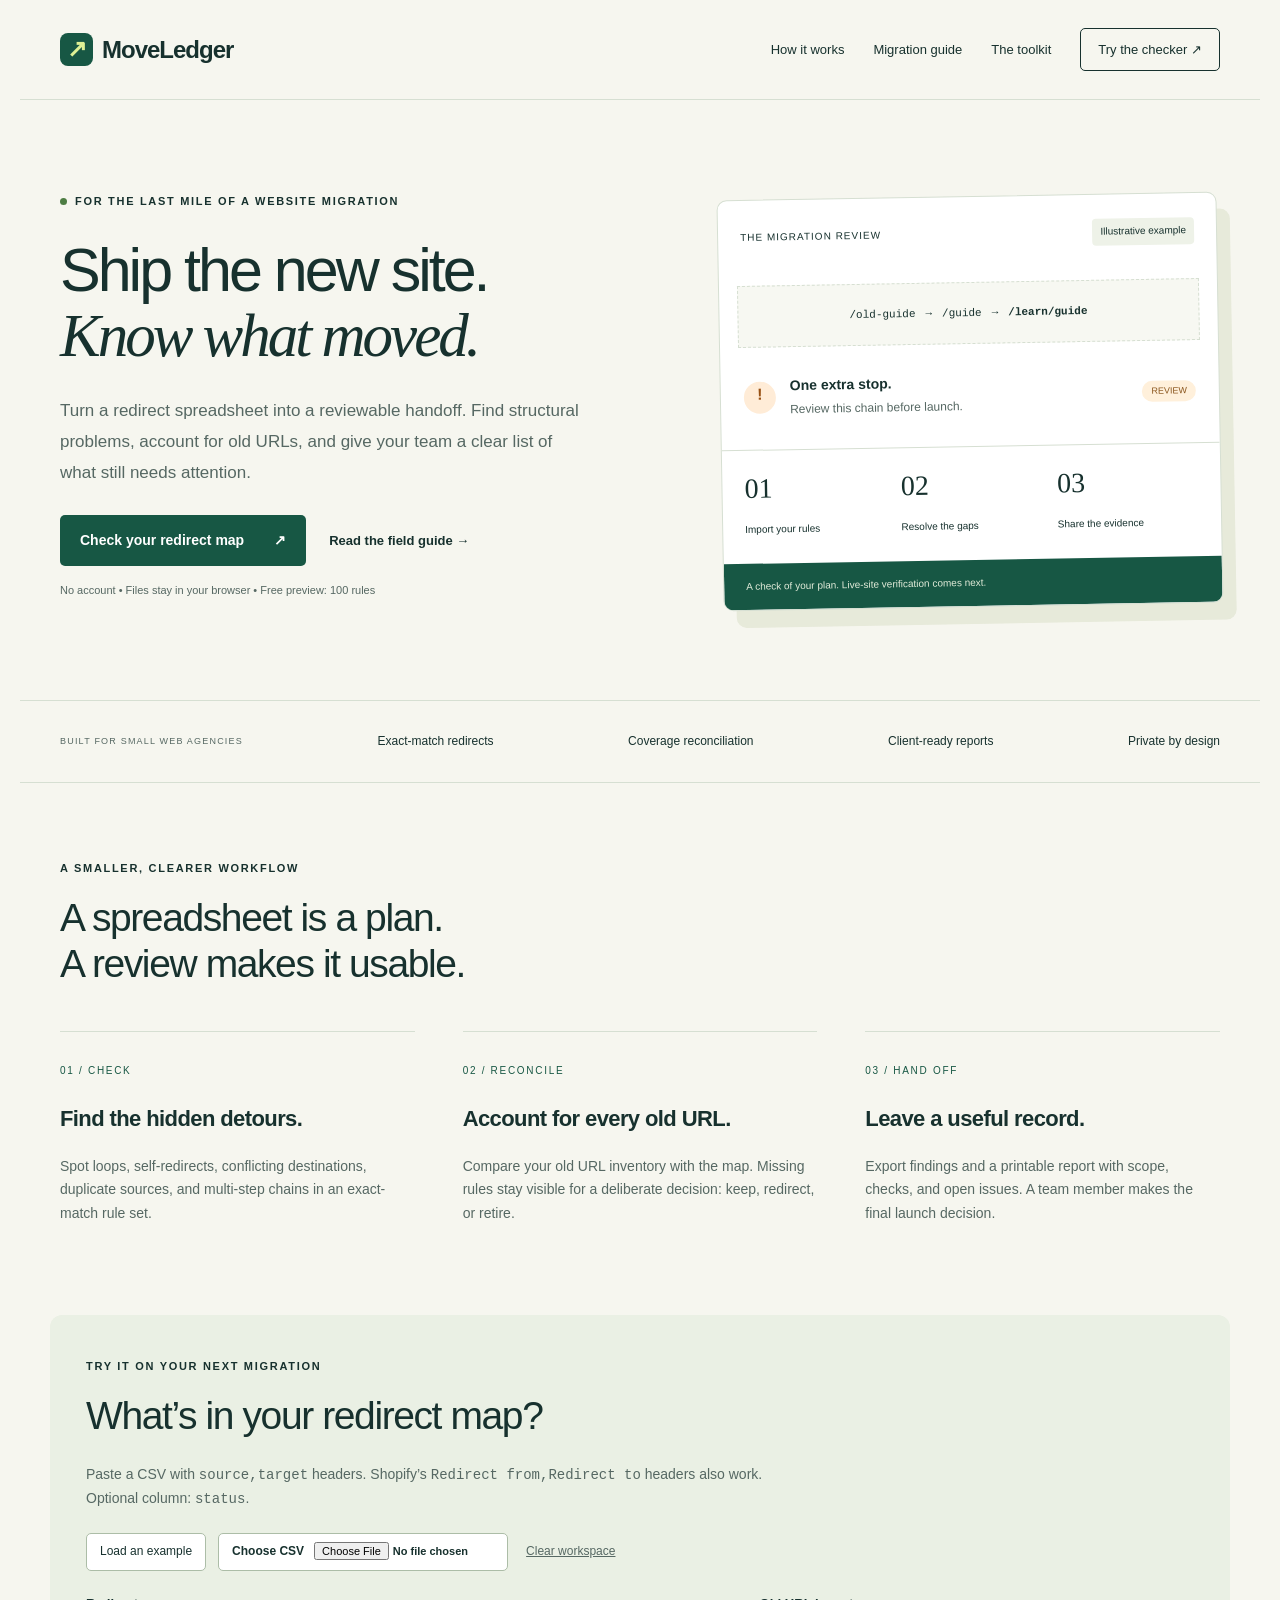
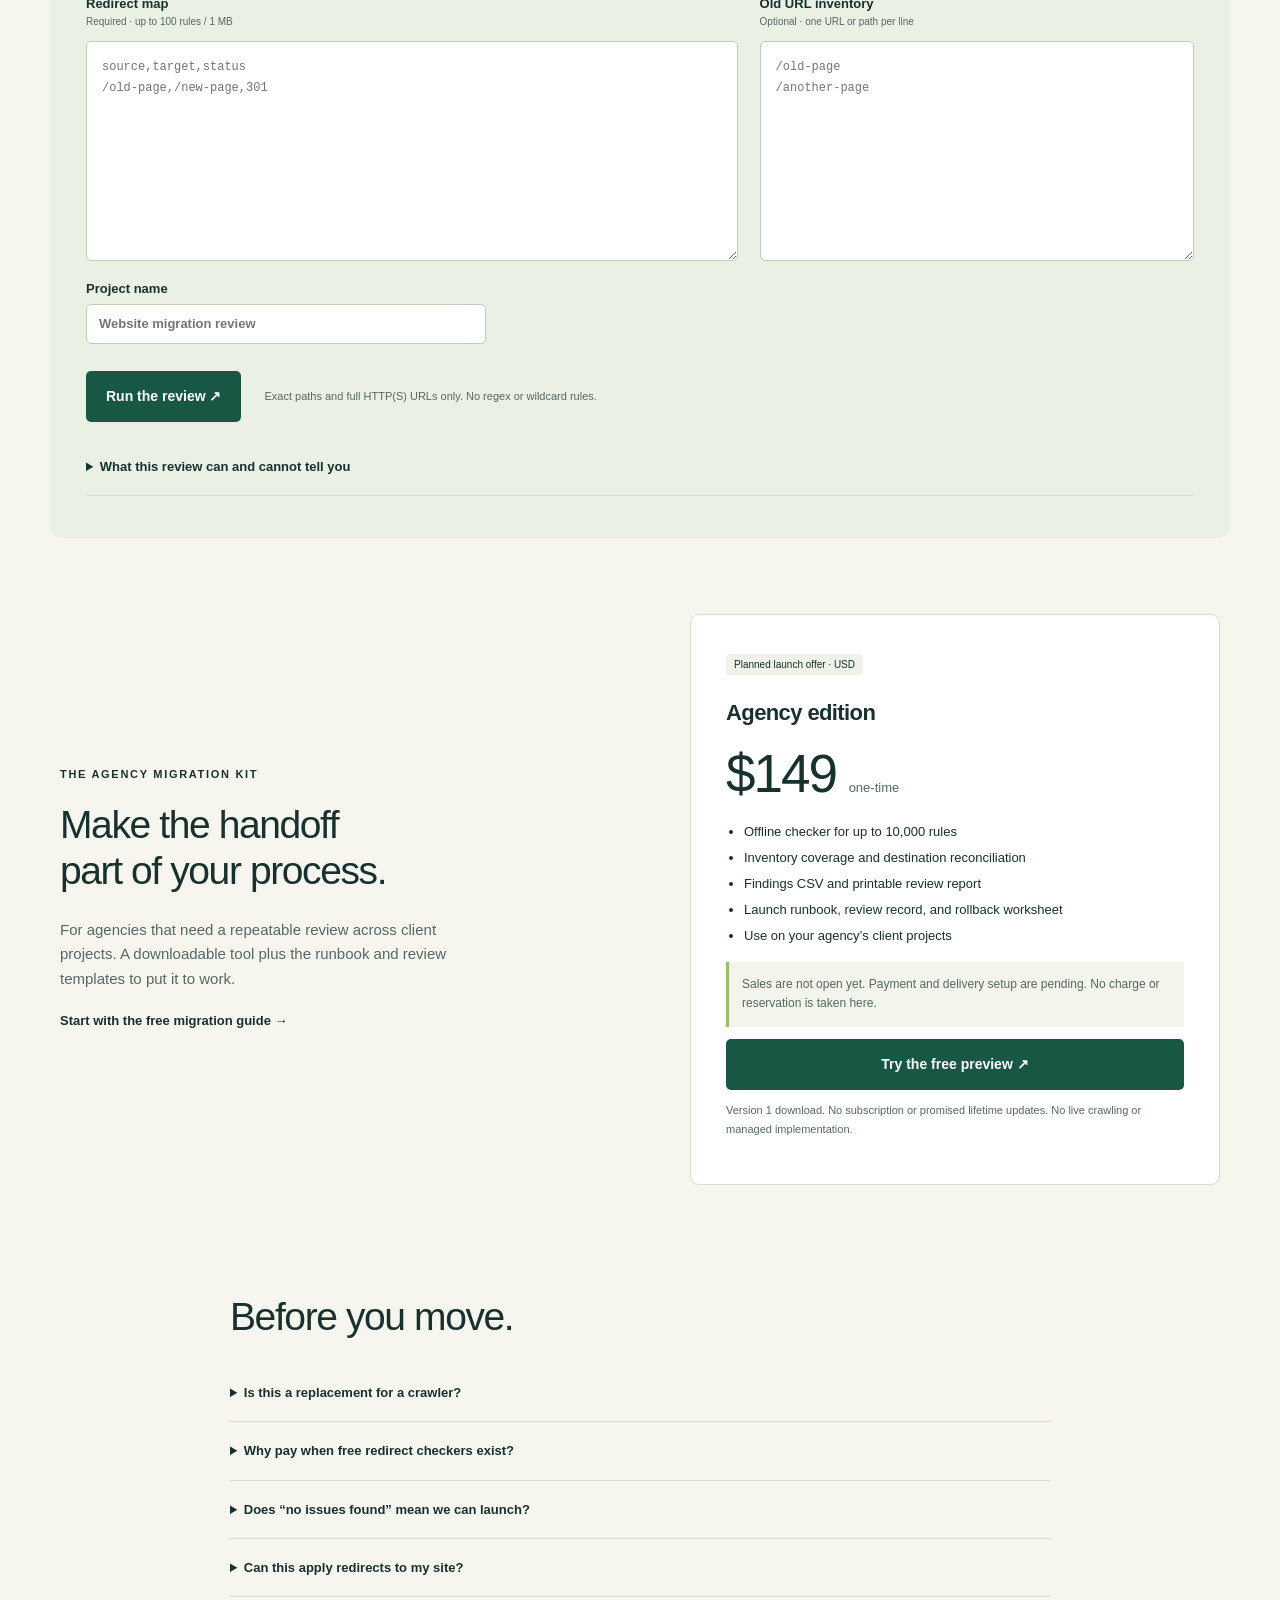
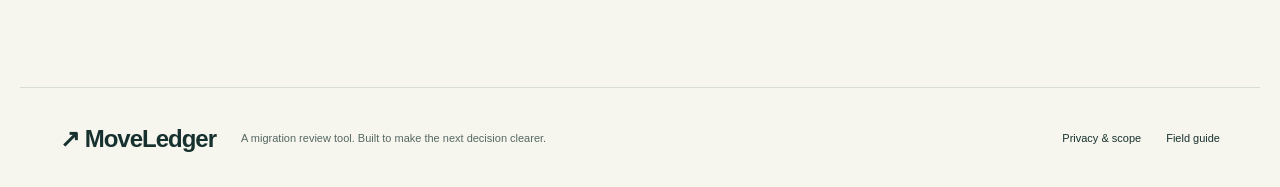
<file: index.html>
<!doctype html>
<html lang="en"><head><meta charset="utf-8"><meta name="viewport" content="width=device-width,initial-scale=1"><title>MoveLedger — a clearer handoff for website migrations</title><meta name="description" content="Check a redirect map, reconcile your URL inventory, and prepare a migration review report. Private, browser-based tools for small web agencies."><link rel="stylesheet" href="style.css"><script src="core.js" defer></script><script src="app.js" defer></script></head>
<body><header><a class="brand" href="./"><span class="mark">↗</span> MoveLedger</a><nav><a href="#workflow">How it works</a><a href="guide.html">Migration guide</a><a href="#pricing">The toolkit</a><a class="navcta" href="#workspace">Try the checker ↗</a></nav></header>
<main><section class="hero"><div><div class="eyebrow"><span class="dot"></span> FOR THE LAST MILE OF A WEBSITE MIGRATION</div><h1>Ship the new site.<br><em>Know what moved.</em></h1><p class="lede">Turn a redirect spreadsheet into a reviewable handoff. Find structural problems, account for old URLs, and give your team a clear list of what still needs attention.</p><div class="actions"><a class="button" href="#workspace">Check your redirect map <span>↗</span></a><a class="textlink" href="guide.html">Read the field guide →</a></div><p class="small">No account • Files stay in your browser • Free preview: 100 rules</p></div><div class="hero-card"><div class="card-top"><span>THE MIGRATION REVIEW</span><span class="tag">Illustrative example</span></div><div class="route"><span>/old-guide</span><span>→</span><span>/guide</span><span>→</span><strong>/learn/guide</strong></div><div class="issue"><span class="issue-icon">!</span><div><strong>One extra stop.</strong><p>Review this chain before launch.</p></div><span class="pill">REVIEW</span></div><div class="mini-grid"><div><strong>01</strong><span>Import your rules</span></div><div><strong>02</strong><span>Resolve the gaps</span></div><div><strong>03</strong><span>Share the evidence</span></div></div><div class="card-foot">A check of your plan. Live-site verification comes next.</div></div></section>
<section class="strip"><p>BUILT FOR SMALL WEB AGENCIES</p><span>Exact-match redirects</span><span>Coverage reconciliation</span><span>Client-ready reports</span><span>Private by design</span></section>
<section id="workflow"><div class="sectionhead"><div class="eyebrow">A SMALLER, CLEARER WORKFLOW</div><h2>A spreadsheet is a plan.<br>A review makes it usable.</h2></div><div class="features"><article><span class="number">01 / CHECK</span><h3>Find the hidden detours.</h3><p>Spot loops, self-redirects, conflicting destinations, duplicate sources, and multi-step chains in an exact-match rule set.</p></article><article><span class="number">02 / RECONCILE</span><h3>Account for every old URL.</h3><p>Compare your old URL inventory with the map. Missing rules stay visible for a deliberate decision: keep, redirect, or retire.</p></article><article><span class="number">03 / HAND OFF</span><h3>Leave a useful record.</h3><p>Export findings and a printable report with scope, checks, and open issues. A team member makes the final launch decision.</p></article></div></section>
<section id="workspace" class="workspace"><div class="sectionhead"><div class="eyebrow">TRY IT ON YOUR NEXT MIGRATION</div><h2>What’s in your redirect map?</h2><p>Paste a CSV with <code>source,target</code> headers. Shopify’s <code>Redirect from,Redirect to</code> headers also work. Optional column: <code>status</code>.</p></div><div class="toolbar"><button class="secondary" id="example">Load an example</button><label class="filebutton">Choose CSV<input id="file" type="file" accept=".csv,text/csv"></label><button class="quiet" id="clear">Clear workspace</button></div><div class="inputgrid"><label>Redirect map <span>Required · up to 100 rules / 1 MB</span><textarea id="csv" spellcheck="false" placeholder="source,target,status&#10;/old-page,/new-page,301"></textarea></label><label>Old URL inventory <span>Optional · one URL or path per line</span><textarea id="inventory" spellcheck="false" placeholder="/old-page&#10;/another-page"></textarea></label></div><label class="projectlabel">Project name <input id="project" maxlength="100" placeholder="Website migration review"></label><div class="actions"><button id="analyze" class="button">Run the review ↗</button><span class="small">Exact paths and full HTTP(S) URLs only. No regex or wildcard rules.</span></div><p id="message" role="status" aria-live="polite"></p><div id="results" hidden><div id="stats" class="stats"></div><div class="toolbar"><button id="export" class="secondary">Download findings CSV</button><button id="report" class="secondary">Download review report</button></div><div class="tablewrap"><table><thead><tr><th>Severity</th><th>Check</th><th>Source</th><th>What to review</th></tr></thead><tbody id="findings"></tbody></table></div></div><details><summary>What this review can and cannot tell you</summary><p>This tool checks the structure of your supplied rule set. It does not fetch URLs, inspect HTTP responses, assess content relevance, execute platform rules, or guarantee search rankings. Paths are case-sensitive; trailing slashes, query strings, and URL origins stay distinct. A full URL and a relative path are different keys. Fragments, credentials, wildcards, whitespace, and regex rules are rejected. Missing inventory entries may be intentionally unchanged or retired: review each one. If conflicting destinations make a chain ambiguous, the tool stops rather than choosing a rule.</p><p>No files or project data are uploaded or saved by this application. Reloading clears your work. Your hosting provider may retain ordinary access logs.</p></details></section>
<section id="pricing" class="pricing"><div><div class="eyebrow">THE AGENCY MIGRATION KIT</div><h2>Make the handoff<br>part of your process.</h2><p>For agencies that need a repeatable review across client projects. A downloadable tool plus the runbook and review templates to put it to work.</p><a class="textlink" href="guide.html">Start with the free migration guide →</a></div><article class="pricecard"><span class="tag">Planned launch offer · USD</span><h3>Agency edition</h3><div class="price">$149 <span>one-time</span></div><ul><li>Offline checker for up to 10,000 rules</li><li>Inventory coverage and destination reconciliation</li><li>Findings CSV and printable review report</li><li>Launch runbook, review record, and rollback worksheet</li><li>Use on your agency’s client projects</li></ul><p class="availability">Sales are not open yet. Payment and delivery setup are pending. No charge or reservation is taken here.</p><a class="button" href="#workspace">Try the free preview ↗</a><p class="small">Version 1 download. No subscription or promised lifetime updates. No live crawling or managed implementation.</p></article></section>
<section class="faq"><h2>Before you move.</h2><details><summary>Is this a replacement for a crawler?</summary><p>No. Use your crawler to collect URLs and test the deployed site. MoveLedger reviews the redirect plan and the inventory you provide, before and alongside those checks.</p></details><details><summary>Why pay when free redirect checkers exist?</summary><p>For basic loop detection, a free checker may be enough. The planned kit combines a larger offline workspace, inventory reconciliation, and reusable handoff documents. Try the free preview before deciding whether that workflow is useful.</p></details><details><summary>Does “no issues found” mean we can launch?</summary><p>No. It only means the supported structural checks found no issues in your input. Check destination responses, content relevance, canonical tags, indexing rules, internal links, analytics, and rollback readiness separately.</p></details><details><summary>Can this apply redirects to my site?</summary><p>No. It produces review evidence, not server configuration. Your developer applies reviewed rules using your platform and tests the results.</p></details></section></main><footer><a class="brand" href="./">↗ MoveLedger</a><p>A migration review tool. Built to make the next decision clearer.</p><a href="privacy.html">Privacy & scope</a><a href="guide.html">Field guide</a></footer></body></html>
</file>
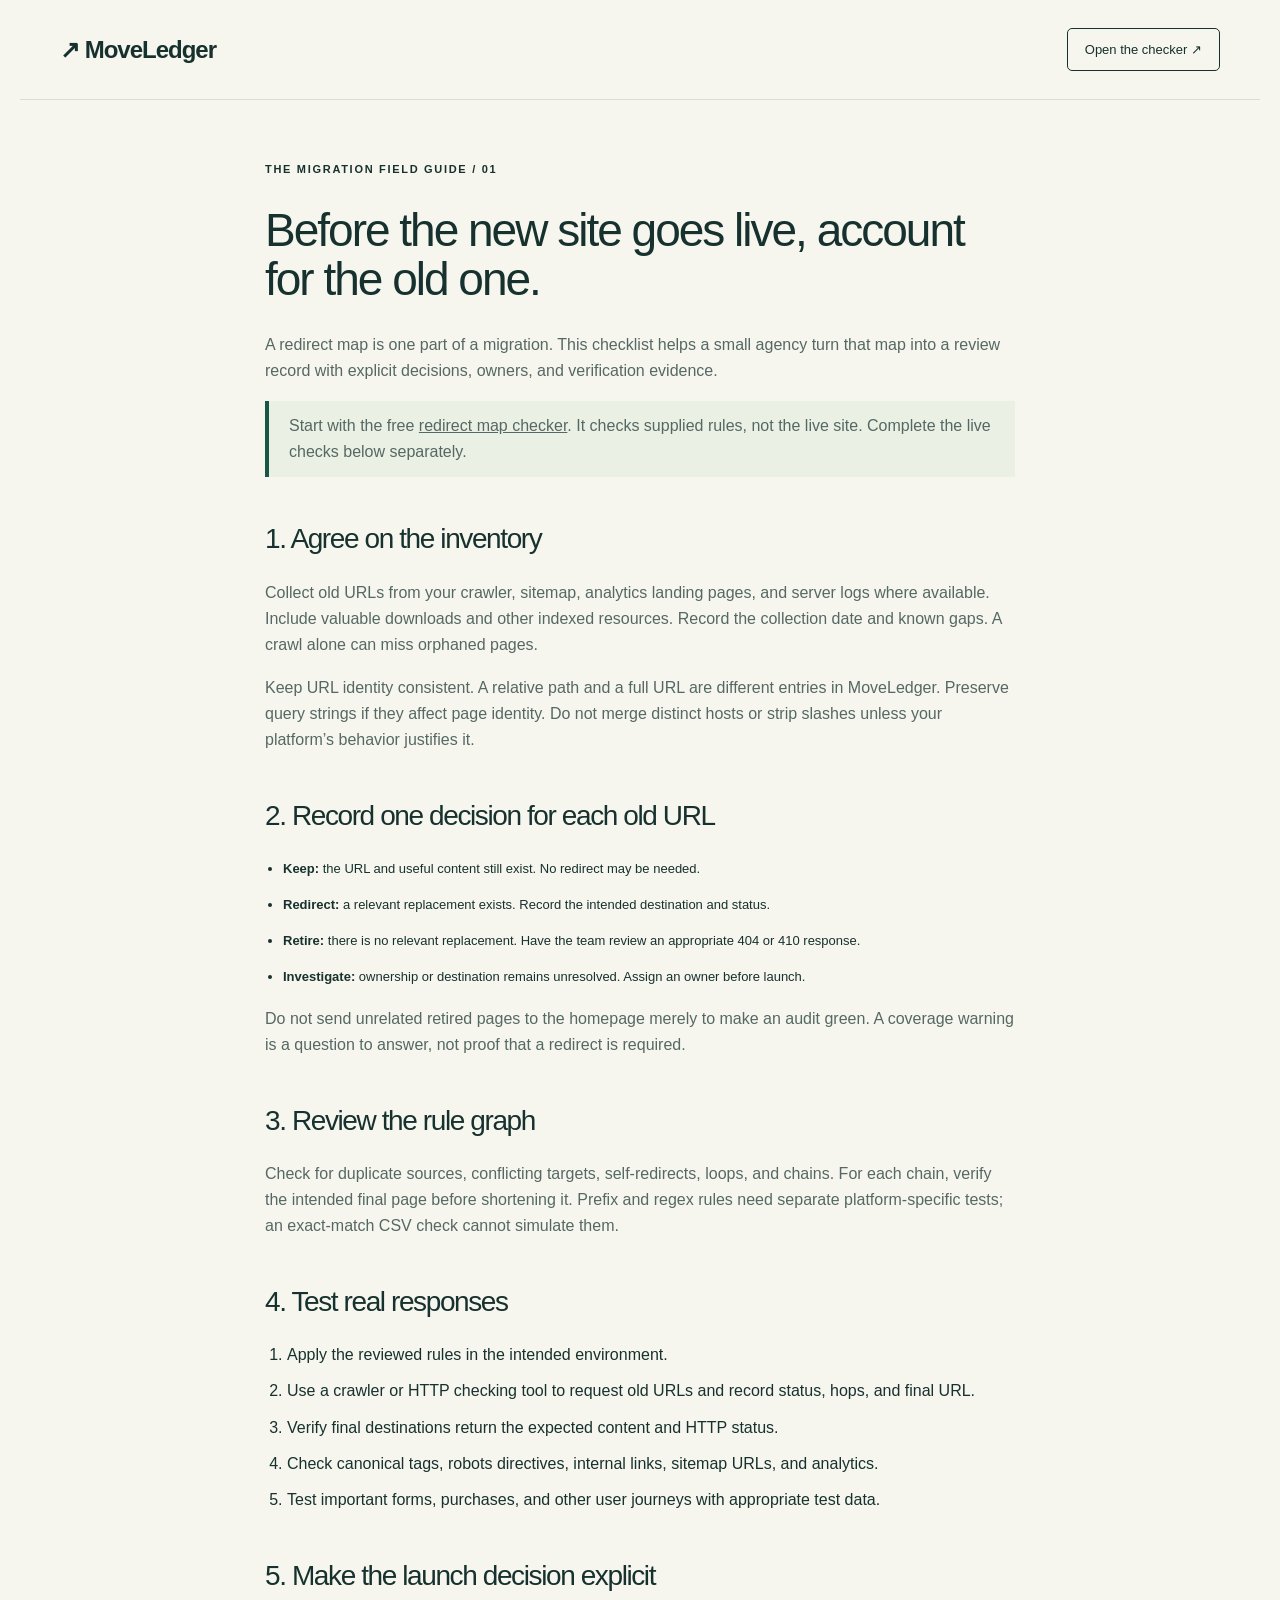
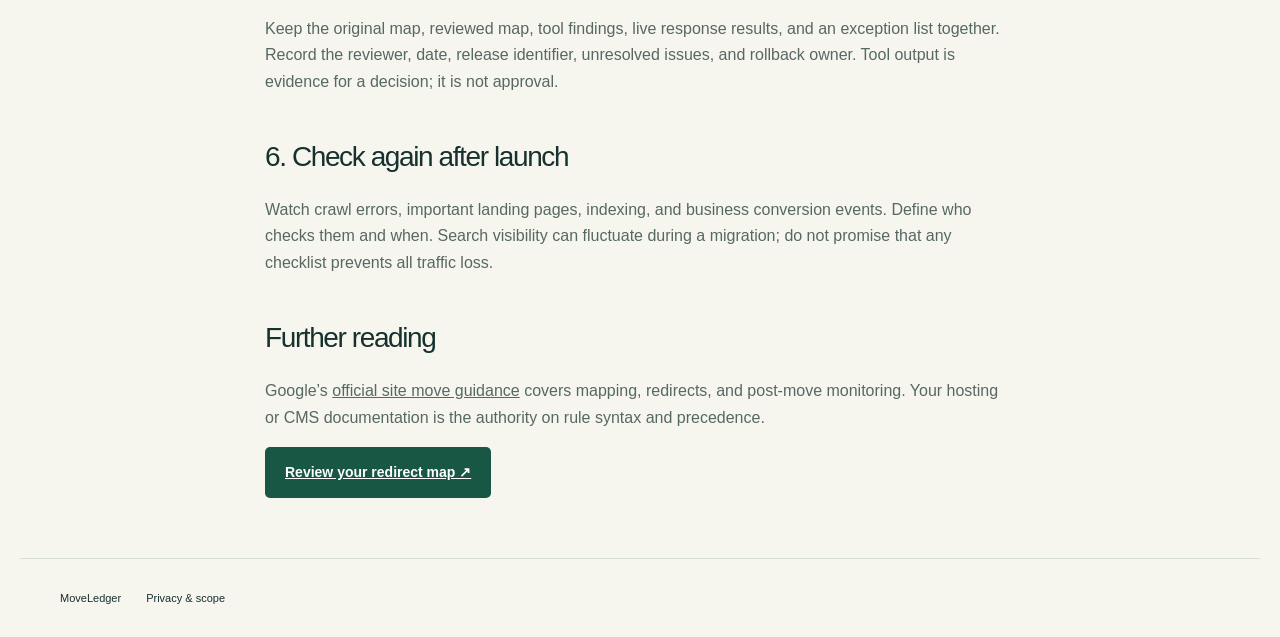
<file: guide.html>
<!doctype html><html lang="en"><head><meta charset="utf-8"><meta name="viewport" content="width=device-width,initial-scale=1"><title>Redirect migration review checklist for web agencies — MoveLedger</title><meta name="description" content="A practical redirect migration review: reconcile URL coverage, check loops and chains, verify production responses, and record your handoff."><link rel="stylesheet" href="style.css"></head><body><header><a class="brand" href="./">↗ MoveLedger</a><nav><a href="./#workspace" class="navcta">Open the checker ↗</a></nav></header><main class="prose"><div class="eyebrow">THE MIGRATION FIELD GUIDE / 01</div><h1>Before the new site goes live, account for the old one.</h1><p>A redirect map is one part of a migration. This checklist helps a small agency turn that map into a review record with explicit decisions, owners, and verification evidence.</p><p class="note">Start with the free <a href="./#workspace">redirect map checker</a>. It checks supplied rules, not the live site. Complete the live checks below separately.</p><h2>1. Agree on the inventory</h2><p>Collect old URLs from your crawler, sitemap, analytics landing pages, and server logs where available. Include valuable downloads and other indexed resources. Record the collection date and known gaps. A crawl alone can miss orphaned pages.</p><p>Keep URL identity consistent. A relative path and a full URL are different entries in MoveLedger. Preserve query strings if they affect page identity. Do not merge distinct hosts or strip slashes unless your platform’s behavior justifies it.</p><h2>2. Record one decision for each old URL</h2><ul><li><strong>Keep:</strong> the URL and useful content still exist. No redirect may be needed.</li><li><strong>Redirect:</strong> a relevant replacement exists. Record the intended destination and status.</li><li><strong>Retire:</strong> there is no relevant replacement. Have the team review an appropriate 404 or 410 response.</li><li><strong>Investigate:</strong> ownership or destination remains unresolved. Assign an owner before launch.</li></ul><p>Do not send unrelated retired pages to the homepage merely to make an audit green. A coverage warning is a question to answer, not proof that a redirect is required.</p><h2>3. Review the rule graph</h2><p>Check for duplicate sources, conflicting targets, self-redirects, loops, and chains. For each chain, verify the intended final page before shortening it. Prefix and regex rules need separate platform-specific tests; an exact-match CSV check cannot simulate them.</p><h2>4. Test real responses</h2><ol><li>Apply the reviewed rules in the intended environment.</li><li>Use a crawler or HTTP checking tool to request old URLs and record status, hops, and final URL.</li><li>Verify final destinations return the expected content and HTTP status.</li><li>Check canonical tags, robots directives, internal links, sitemap URLs, and analytics.</li><li>Test important forms, purchases, and other user journeys with appropriate test data.</li></ol><h2>5. Make the launch decision explicit</h2><p>Keep the original map, reviewed map, tool findings, live response results, and an exception list together. Record the reviewer, date, release identifier, unresolved issues, and rollback owner. Tool output is evidence for a decision; it is not approval.</p><h2>6. Check again after launch</h2><p>Watch crawl errors, important landing pages, indexing, and business conversion events. Define who checks them and when. Search visibility can fluctuate during a migration; do not promise that any checklist prevents all traffic loss.</p><h2>Further reading</h2><p>Google’s <a href="https://developers.google.com/search/docs/crawling-indexing/site-move-with-url-changes">official site move guidance</a> covers mapping, redirects, and post-move monitoring. Your hosting or CMS documentation is the authority on rule syntax and precedence.</p><a class="button" href="./#workspace">Review your redirect map ↗</a></main><footer><a href="./">MoveLedger</a><a href="privacy.html">Privacy & scope</a></footer></body></html>
</file>
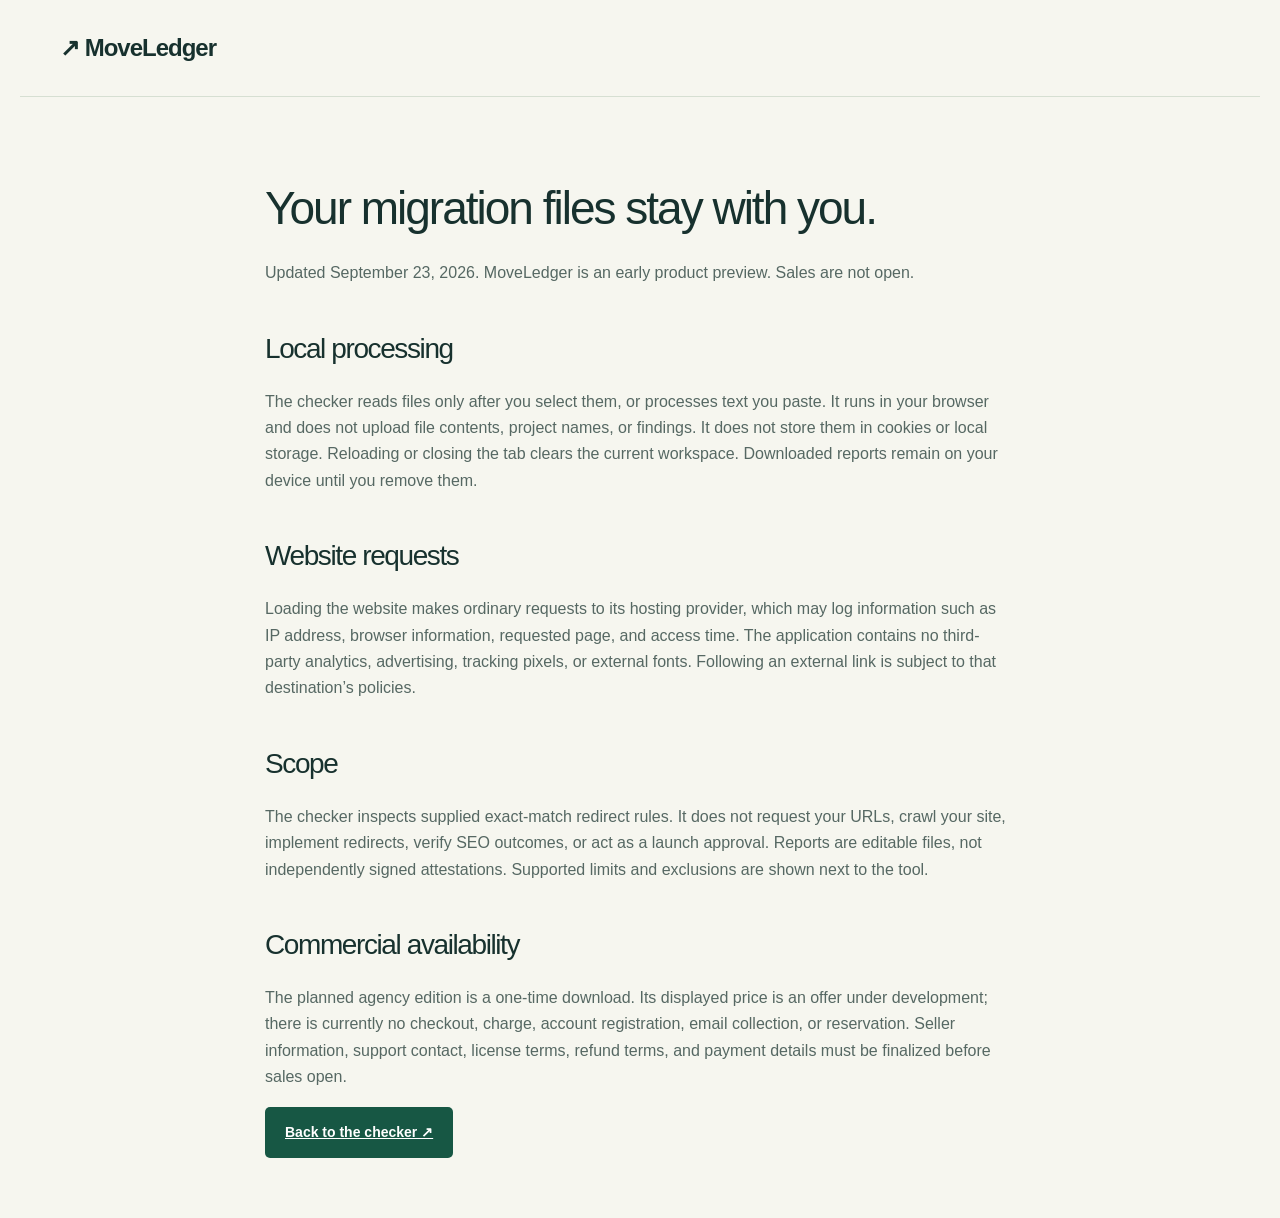
<file: privacy.html>
<!doctype html><html lang="en"><head><meta charset="utf-8"><meta name="viewport" content="width=device-width,initial-scale=1"><title>Privacy and product scope — MoveLedger</title><link rel="stylesheet" href="style.css"></head><body><header><a class="brand" href="./">↗ MoveLedger</a></header><main class="prose"><h1>Your migration files stay with you.</h1><p>Updated September 23, 2026. MoveLedger is an early product preview. Sales are not open.</p><h2>Local processing</h2><p>The checker reads files only after you select them, or processes text you paste. It runs in your browser and does not upload file contents, project names, or findings. It does not store them in cookies or local storage. Reloading or closing the tab clears the current workspace. Downloaded reports remain on your device until you remove them.</p><h2>Website requests</h2><p>Loading the website makes ordinary requests to its hosting provider, which may log information such as IP address, browser information, requested page, and access time. The application contains no third-party analytics, advertising, tracking pixels, or external fonts. Following an external link is subject to that destination’s policies.</p><h2>Scope</h2><p>The checker inspects supplied exact-match redirect rules. It does not request your URLs, crawl your site, implement redirects, verify SEO outcomes, or act as a launch approval. Reports are editable files, not independently signed attestations. Supported limits and exclusions are shown next to the tool.</p><h2>Commercial availability</h2><p>The planned agency edition is a one-time download. Its displayed price is an offer under development; there is currently no checkout, charge, account registration, email collection, or reservation. Seller information, support contact, license terms, refund terms, and payment details must be finalized before sales open.</p><a href="./#workspace" class="button">Back to the checker ↗</a></main></body></html>
</file>
<file: style.css>
:root{--ink:#17312e;--muted:#566863;--paper:#f6f6ef;--green:#175744;--lime:#def195;--line:#d6dfd2;--white:#fff;--orange:#f1b477}*{box-sizing:border-box}html{scroll-behavior:smooth;scroll-padding-top:30px}body{margin:0;color:var(--ink);background:var(--paper);font:16px/1.65 Arial,Helvetica,sans-serif}a{color:inherit;text-decoration:none}a:hover{text-decoration:underline}button,input,textarea{font:inherit}button,a.button,.filebutton{cursor:pointer}button:focus-visible,a:focus-visible,input:focus-visible,textarea:focus-visible{outline:3px solid #cc6e30;outline-offset:4px}header,main,footer{max-width:1240px;margin:auto}header{display:flex;align-items:center;justify-content:space-between;padding:28px 40px;border-bottom:1px solid var(--line)}.brand{font-size:24px;font-weight:750;letter-spacing:-1px;display:flex;align-items:center;gap:9px}.mark{background:var(--green);color:var(--lime);border-radius:8px;width:33px;height:33px;text-align:center;line-height:31px}nav{display:flex;align-items:center;gap:29px;font-size:13px}nav .navcta{border:1px solid var(--ink);padding:10px 17px;border-radius:5px}section{padding:76px 40px}.hero{display:grid;grid-template-columns:1.2fr 1fr;gap:60px;align-items:center;padding-top:92px;padding-bottom:90px}.eyebrow{font-size:11px;letter-spacing:1.7px;font-weight:bold;display:flex;align-items:center;gap:8px}.dot{height:7px;width:7px;border-radius:50%;background:#4d7d43}h1{font-size:61px;line-height:1.08;letter-spacing:-3px;font-weight:500;margin:27px 0}h1 em{font-family:Georgia,serif;font-weight:400}h2{font-size:39px;line-height:1.18;font-weight:500;letter-spacing:-1.4px;margin:18px 0 24px}h3{font-size:22px;line-height:1.3;letter-spacing:-.6px}.lede{font-size:17px;line-height:1.8;max-width:530px;color:var(--muted)}p{color:var(--muted)}.actions{display:flex;align-items:center;gap:23px;flex-wrap:wrap;margin:27px 0 15px}.button{display:inline-flex;align-items:center;justify-content:center;gap:30px;background:var(--green);color:white;border:0;border-radius:5px;padding:14px 20px;font-size:14px;font-weight:bold}.button:hover{background:#236b54;text-decoration:none}.textlink{font-size:13px;font-weight:bold}.small{font-size:11px;color:var(--muted)}.hero-card{background:white;border:1px solid var(--line);border-radius:10px;box-shadow:13px 17px 0 #e7eada;transform:rotate(-1deg);overflow:hidden}.card-top{display:flex;justify-content:space-between;align-items:center;padding:24px 22px;font-size:10px;letter-spacing:1px}.tag{font-size:10px;background:#eef2e8;padding:5px 8px;border-radius:4px;letter-spacing:0}.route{margin:10px 18px 25px;padding:22px 10px;background:#f7f8f2;display:flex;justify-content:center;gap:10px;font:11px/1.5 monospace;border:1px dashed var(--line)}.issue{display:flex;align-items:center;gap:14px;padding:0 23px 27px}.issue-icon{background:#ffecd7;color:#985114;width:32px;height:32px;border-radius:50%;text-align:center;font-weight:bold}.issue strong{font-size:14px}.issue p{font-size:12px;margin:2px 0}.pill{margin-left:auto;background:#fff0db;color:#8b561e;border-radius:20px;padding:3px 9px;font-size:9px}.mini-grid{display:grid;grid-template-columns:repeat(3,1fr);border-top:1px solid var(--line);padding:22px;gap:15px}.mini-grid strong{font:28px Georgia,serif;display:block;margin-bottom:10px}.mini-grid span{font-size:10px}.card-foot{background:var(--green);color:#e1ebd9;padding:15px 22px;font-size:10px}.strip{display:flex;align-items:center;justify-content:space-between;padding:24px 40px;border-top:1px solid var(--line);border-bottom:1px solid var(--line);gap:20px;font-size:12px}.strip p{font-size:9px;letter-spacing:1.2px}.sectionhead{max-width:730px}.sectionhead p{font-size:14px}.features{display:grid;grid-template-columns:repeat(3,1fr);gap:48px;margin-top:44px}.features article{border-top:1px solid var(--line);padding-top:24px}.features p{font-size:14px}.number{font-size:10px;letter-spacing:1.7px;color:var(--green)}.workspace{margin:0 30px;background:#eaf0e4;border-radius:12px;padding:42px 36px}.toolbar{display:flex;align-items:center;gap:12px;flex-wrap:wrap;margin:22px 0}.secondary,.filebutton{border:1px solid #acbda7;background:#fff;color:var(--ink);padding:8px 13px;border-radius:5px;font-size:12px}.filebutton input{max-width:180px;font-size:11px;margin-left:10px}.quiet{border:0;background:none;color:var(--muted);font-size:12px;text-decoration:underline}.inputgrid{display:grid;grid-template-columns:1.5fr 1fr;gap:22px}label{font-size:13px;font-weight:bold}label span{display:block;font-size:10px;font-weight:400;color:var(--muted);margin-bottom:10px}textarea{display:block;width:100%;min-height:220px;resize:vertical;padding:15px;border:1px solid #c1cdbb;border-radius:5px;background:#fff;font:12px/1.8 monospace}.projectlabel{display:block;margin-top:17px}.projectlabel input{display:block;width:100%;max-width:400px;border:1px solid #c1cdbb;border-radius:5px;padding:8px 12px;margin-top:5px;font-size:13px}.stats{display:grid;grid-template-columns:repeat(3,1fr);gap:12px;margin:22px 0}.stat{padding:15px 20px;background:white;border-radius:6px}.stat strong{display:block;font-size:29px}.stat span{font-size:11px}.tablewrap{overflow:auto;background:white;border:1px solid var(--line);border-radius:6px}table{width:100%;border-collapse:collapse;font-size:12px;text-align:left}th,td{padding:13px;border-bottom:1px solid var(--line);vertical-align:top}td{overflow-wrap:anywhere}th{font-size:10px;text-transform:uppercase;background:#f7f9f4}.sev{padding:3px 6px;border-radius:4px;white-space:nowrap}.error{background:#fbe3db;color:#983a23}.warning{background:#fbefcf;color:#77510d}.info{background:#e4ede0;color:#355d2b}details{border-bottom:1px solid var(--line);padding:18px 0;font-size:13px}summary{cursor:pointer;font-weight:bold}details p{font-size:13px;max-width:800px}.pricing{display:grid;grid-template-columns:1fr 1fr;gap:100px;align-items:center}.pricing>div>p{font-size:15px;max-width:420px}.pricecard{background:white;border:1px solid var(--line);border-radius:9px;padding:35px}.pricecard h3{margin-bottom:15px}.price{font-size:53px;line-height:1.2;letter-spacing:-2px}.price span{font-size:13px;letter-spacing:0;color:var(--muted)}ul{padding-left:18px;font-size:13px;line-height:2}.availability{background:#f3f5ec;padding:13px;font-size:12px;border-left:3px solid #9fbb65}.pricecard .button{width:100%}.faq{padding-top:15px;padding-bottom:90px;max-width:900px;margin:auto}footer{border-top:1px solid var(--line);padding:30px 40px;display:flex;align-items:center;gap:25px;font-size:11px}footer p{flex:1}.prose{max-width:820px;margin:auto;padding:60px 35px}.prose h1{font-size:46px;letter-spacing:-2px}.prose h2{font-size:28px;margin-top:45px}.prose a{text-decoration:underline}.prose li{margin-bottom:10px}.prose ol{padding-left:22px}.prose .note{border-left:4px solid var(--green);padding:12px 20px;background:#eaf0e4}@media(max-width:900px){.hero{gap:25px}h1{font-size:46px}nav{gap:15px}nav>a:not(.navcta){display:none}.pricing{gap:40px}.route{font-size:9px}.strip{flex-wrap:wrap}}@media(max-width:650px){header{padding:20px}.brand{font-size:21px}.hero{grid-template-columns:1fr;padding:45px 23px;gap:35px}h1{font-size:49px;letter-spacing:-2.8px}.hero-card{margin:0 10px 5px 0}section{padding:45px 23px}.strip{padding:20px 23px;gap:10px 20px}.strip p{width:100%}.features,.pricing,.inputgrid{grid-template-columns:1fr;gap:20px}.workspace{margin:0 12px;padding:28px 18px}.stats{gap:5px}.stat{padding:12px}.pricing{padding-top:50px}.pricecard{padding:25px}.faq{padding-bottom:40px}footer{padding:25px;flex-wrap:wrap}footer p{flex-basis:100%;order:4}h2{font-size:33px}.filebutton input{max-width:150px}}@media print{header,nav,footer,.toolbar,.actions,textarea,.hero,.strip,.features,.pricing,.faq{display:none}body{background:white}.workspace{background:white}section{padding:0}}
</file>
